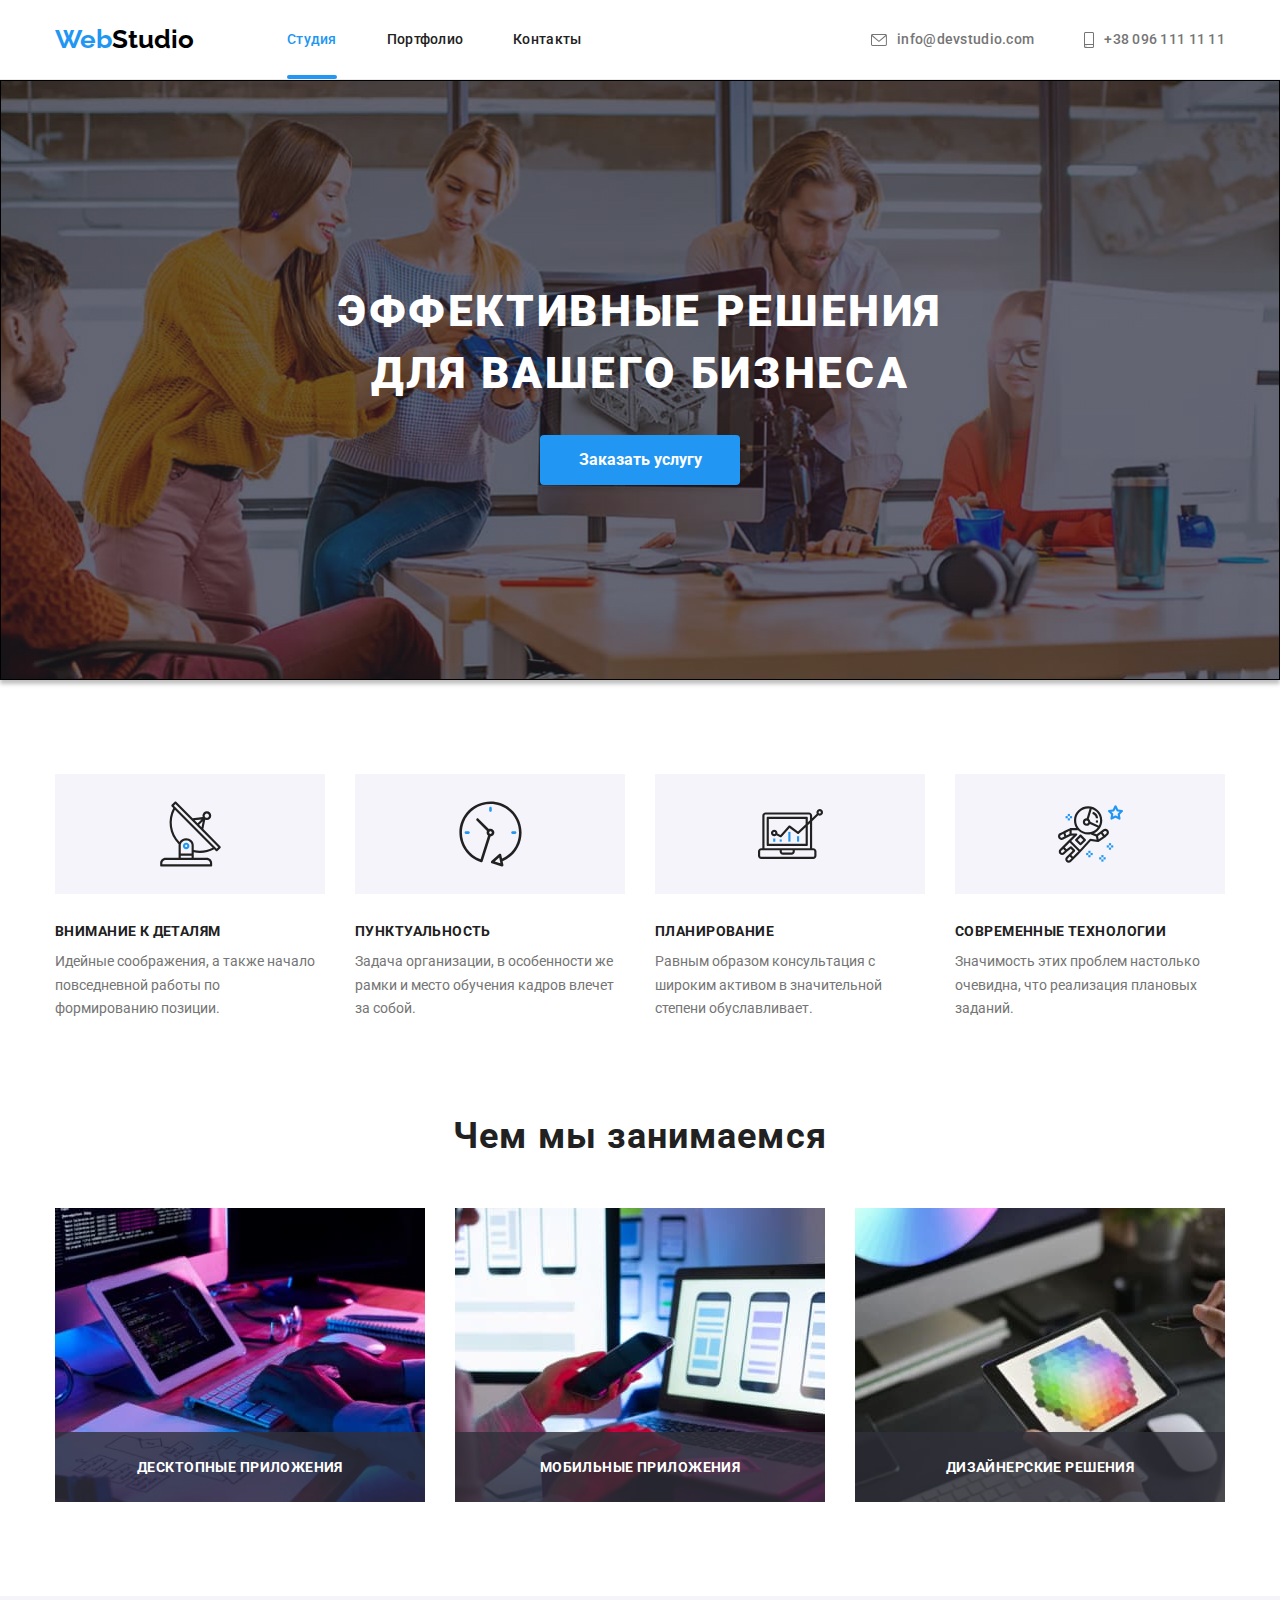
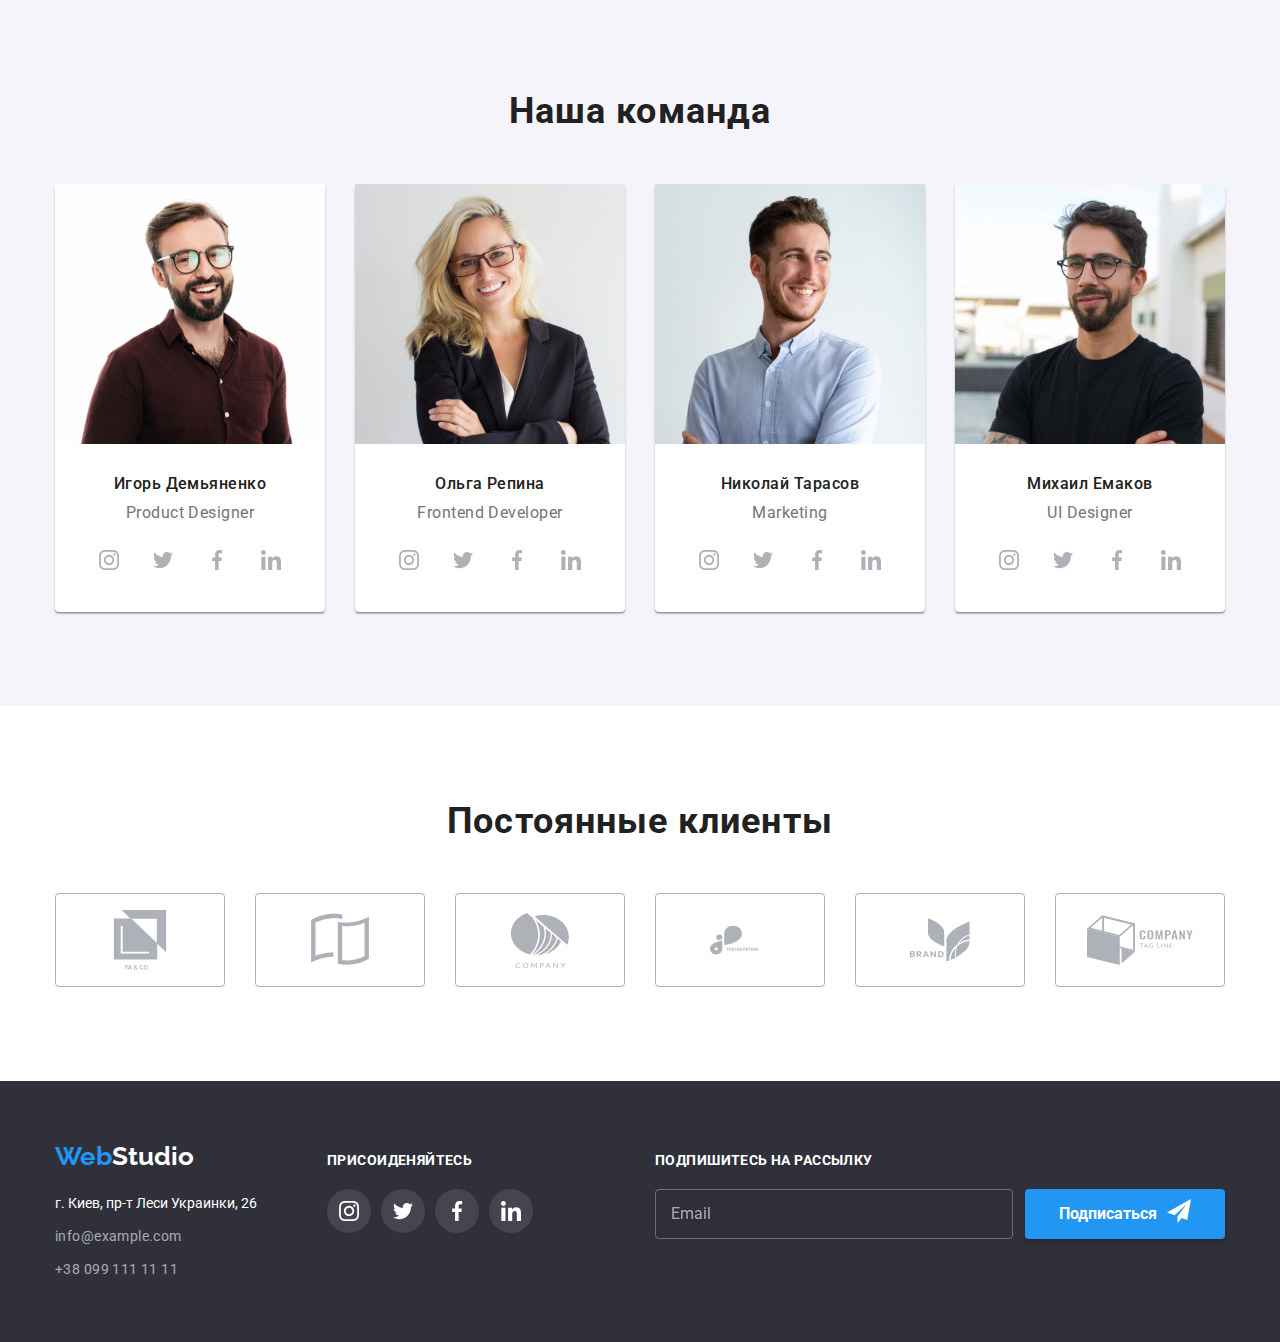
<file: index.html>
<!DOCTYPE html>
<html lang="ru">
  <head>
    <meta charset="UTF-8">
    <meta http-equiv="X-UA-Compatible" content="IE=edge">
    <meta name="viewport" content="width=device-width, initial-scale=1.0">
    <link rel="preconnect" href="https://fonts.gstatic.com">
    <link href="https://fonts.googleapis.com/css2?family=Raleway:wght@700&family=Roboto:wght@400;500;700;900&display=swap"
      rel="stylesheet">
    <link rel="stylesheet" href="https://cdnjs.cloudflare.com/ajax/libs/modern-normalize/1.0.0/modern-normalize.min.css">
    <link rel="stylesheet" href="css/main.min.css">
    <title>Web Studio</title>
  </head>
  <body>
    <header class="header">
      <div class="container header__container">
        <a href="index.html" class="header__logo">Web<span class="header__logo--black">Studio</span></a>
        <nav>
          <ul class="navigation list">
            <li class="navigation__item"><a href="index.html" class="navigation__link navigation__link--active">Студия</a></li>
            <li class="navigation__item"><a href="portfolio.html" class="navigation__link">Портфолио</a></li>
            <li class="navigation__item"><a href="" class="navigation__link">Контакты</a></li>
          </ul>
        </nav>
        <ul class="contacts list">
          <li class="contacts__item"><a class="contacts__link" href="mailto:info@devstudio.com">
            <svg class="contacts__mail-icon">
              <use href="img/icons.svg#icon-mail"></use></svg>info@devstudio.com</a></li>
          <li class="contacts__item"><a class="contacts__link" href="tel:+380961111111">
            <svg class="contacts__phone-icon">
              <use href="img/icons.svg#icon-phone"></use></svg>+38 096 111 11 11</a></li>
        </ul>

              <button data-menu-open type="button" class="mobile-button mobile-button--open">
                <svg width="40px" height="40px">
                  <use class="mobile-button--open" href="img/icons.svg#icon-menu-open"></use>
                </svg>
              </button>
        <div data-menu class="mobile-menu mobile-menu--hidden">
            <ul class="mobile-nav list">
              <li class="mobile-nav__item"><a href="index.html" class="mobile-nav__link mobile-nav__link--active">Студия</a></li>
              <li class="mobile-nav__item"><a href="portfolio.html" class="mobile-nav__link">Портфолио</a></li>
              <li class="mobile-nav__item"><a href="#" class="mobile-nav__link">Контакты</a></li>
            </ul>
            <div class="mobile-thumb">
              <ul class="mobile-contacts list">
                <li class="mobile-contacts__item"><a href="tel:+380961111111" class="mobile-contacts__link">+38 096 111 11 11</a></li>
                <li class="mobile-contacts__item"><a href="mailto:info@devstudio.com" class="mobile-contacts__link mobile-contacts__link--mail">info@devstudio.com</a></li>
              </ul>
              <ul class="mobile-sotial list">
                <li class="mobile-sotial__item"><a href="" class="mobile-sotial__link">Instagram</a></li>
                <li class="mobile-sotial__item"><a href="" class="mobile-sotial__link">Twitter</a></li>
                <li class="mobile-sotial__item"><a href="" class="mobile-sotial__link">Facebook</a></li>
                <li class="mobile-sotial__item"><a href="" class="mobile-sotial__link">LinkedIn</a></li>
              </ul>
            </div>
            
          <button data-menu-close class="mobile-button mobile-button--close" type="button">
            <svg width="40px" height="40px">
              <use href="img/icons.svg#icon-menu-close"></use>
            </svg>
          </button>
        </div>
      </div>
    </header>
    <main>
      <section class="hero">
          <h1 class="hero__header">ЭФФЕКТИВНЫЕ РЕШЕНИЯ <br> ДЛЯ ВАШЕГО БИЗНЕСА</h1>
          <button data-modal-open type="button" class="button">Заказать услугу</button>
      </section>
      <section class="description ">
        <div class="container">
          <ul class="list description__list">
            <li class="description__item">
              <div class="description__thumb">
                <svg class="description__icon">
                  <use href="img/icons.svg#icon-antenna"></use>
                </svg>
              </div>
              <h3 class="description__label">ВНИМАНИЕ К ДЕТАЛЯМ</h3>
              <p class="description__text">Идейные соображения, а также начало повседневной работы по формированию позиции.</p>
            </li>
            <li class="description__item">
              <div class="description__thumb">
                <svg class="description__icon">
                  <use href="img/icons.svg#icon-clock"></use>
                </svg>
              </div>
              <h3 class="description__label">ПУНКТУАЛЬНОСТЬ</h3>
              <p class="description__text">Задача организации, в особенности же рамки и место обучения кадров влечет за собой.</p>
            </li>
            <li class="description__item">
              <div class="description__thumb">
                <svg class="description__icon">
                  <use href="img/icons.svg#icon-diagram"></use>
                </svg>
              </div>
              <h3 class="description__label">ПЛАНИРОВАНИЕ</h3>
              <p class="description__text">Равным образом консультация с широким активом в значительной степени обуславливает.</p>
            </li>
            <li class="description__item">
              <div class="description__thumb">
                <svg class="description__icon">
                  <use href="img/icons.svg#icon-astronaut"></use>
                </svg>
              </div>
              <h3 class="description__label">СОВРЕМЕННЫЕ ТЕХНОЛОГИИ</h3>
              <p class="description__text">Значимость этих проблем настолько очевидна, что реализация плановых заданий.</p>
            </li>
          </ul>
        </div>
      </section>
      <section class="task section">
        <div class="container">
          <h2 class="section__header">Чем мы занимаемся</h2>
          <ul class="list task__list">
            <li class="task__item">
              <div class="task__thumb">
                <img srcset="img/task/task1.jpg 1x, img/task/d.task1-x2.jpg 2x, img/task/d.task1-x3.jpg 3x" 
                src="img/task/task1.jpg" alt="task1" class="task__img">
                <div class="task__overlay">
                  <p class="task__text">десктопные приложения</p>
                </div>
              </div>
            </li>
            <li class="task__item">
              <div class="task__thumb">
                <img 
                srcset="img/task/task2.jpg 1x, img/task/d.task2-x2.jpg 2x, img/task/d.task2-x3.jpg 3x"
                src="img/task/task2.jpg" alt="task2" class="task__img">
                <div class="task__overlay">
                  <p class="task__text">мобильные приложения</p>
                </div>
              </div>
            </li>
            <li class="task__item">
              <div class="task__thumb">
                <img 
                srcset="img/task/task3.jpg 1x, img/task/d.task3-x2.jpg 2x, img/task/d.task3-x3.jpg 3x"
                src="img/task/task3.jpg" alt="task3" class="task__img">
                <div class="task__overlay">
                  <p class="task__text">дизайнерские решения</p>
                </div>
              </div>
            </li>
          </ul>
        </div>
      </section>
      <section class="team section">
        <div class="container">
          <h2 class="section__header">Наша команда</h2>
          <ul class="list team__list">
            <li class="team__item">
              <picture>
                <source 
                  srcset="img/members/member1.jpg 1x, img/mobile/members/m.member1-x2.jpg 2x, img/mobile/members/m.member1-x3.jpg 3x" 
                  media="(max-width: 576px)">
                <source
                  srcset="img/members/member1.jpg 1x, img/members/d.member1-x2.jpg 2x, img/members/d.member1-x3.jpg 3x"
                  media="(min-width: 1200px)">
                <source
                  srcset="img/members/member1.jpg 1x, img/tablet/members/t.member1-x2.jpg 2x, img/tablet/members/t.member1-x3.jpg 3x"
                  media="(min-width: 577px)">
                
                  <img src="img/members/member1.jpg" alt="member1" class="team__img">
              </picture>
              
              <div class="member">
                <h3 class="member__name">Игорь Демьяненко</h3>
                <p class="member__position">Product Designer</p>
                <ul class="sotial list">
                  <li class="sotial__item">
                    <a class="sotial__link" href="#">
                      <svg class="sotial__icon">
                        <use href="img/icons.svg#icon-instagramm"></use>
                      </svg>
                    </a>
                  </li>
                  <li class="sotial__item">
                    <a class="sotial__link" href="#">
                      <svg class="sotial__icon">
                        <use href="img/icons.svg#icon-twitter"></use>
                      </svg>
                    </a>
                  </li>
                  <li class="sotial__item">
                    <a class="sotial__link" href="#">
                      <svg class="sotial__icon">
                        <use href="img/icons.svg#icon-facebook"></use>
                      </svg>
                    </a>
                  </li>
                  <li class="sotial__item">
                    <a class="sotial__link" href="#">
                      <svg class="sotial__icon">
                        <use href="img/icons.svg#icon-linkedin"></use>
                      </svg>
                    </a>
                  </li>
                </ul>
              </div>
            </li>
            <li class="team__item">
              <picture>
                <source
                  srcset="img/members/member2.jpg 1x, img/mobile/members/m.member2-x2.jpg 2x, img/mobile/members/m.member2-x3.jpg 3x"
                  media="(max-width: 576px)">
                <source srcset="img/members/member2.jpg 1x, img/members/d.member2-x2.jpg 2x, img/members/d.member2-x3.jpg 3x"
                  media="(min-width: 1200px)">
                <source
                  srcset="img/members/member2.jpg 1x, img/tablet/members/t.member2-x2.jpg 2x, img/tablet/members/t.member2-x3.jpg 3x"
                  media="(min-width: 577px)">
                <img src="img/members/member2.jpg" alt="member2" class="team__img">
              </picture>
              <div class="member">
                <h3 class="member__name">Ольга Репина</h3>
                <p class="member__position">Frontend Developer</p>
                <ul class="sotial list">
                  <li class="sotial__item">
                    <a class="sotial__link" href="#">
                      <svg class="sotial__icon">
                        <use href="img/icons.svg#icon-instagramm"></use>
                      </svg>
                    </a>
                  </li>
                  <li class="sotial__item">
                    <a class="sotial__link" href="#">
                      <svg class="sotial__icon">
                        <use href="img/icons.svg#icon-twitter"></use>
                      </svg>
                    </a>
                  </li>
                  <li class="sotial__item">
                    <a class="sotial__link" href="#">
                      <svg class="sotial__icon">
                        <use href="img/icons.svg#icon-facebook"></use>
                      </svg>
                    </a>
                  </li>
                  <li class="sotial__item">
                    <a class="sotial__link" href="#">
                      <svg class="sotial__icon">
                        <use href="img/icons.svg#icon-linkedin"></use>
                      </svg>
                    </a>
                  </li>
                </ul>
              </div>
            </li>
            <li class="team__item">
              <picture>
                <source
                  srcset="img/members/member3.jpg 1x, img/mobile/members/m.member3-x2.jpg 2x, img/mobile/members/m.member3-x3.jpg 3x"
                  media="(max-width: 576px)">
                <source srcset="img/members/member3.jpg 1x, img/members/d.member3-x2.jpg 2x, img/members/d.member3-x3.jpg 3x"
                  media="(min-width: 1200px)">
                <source
                  srcset="img/members/member3.jpg 1x, img/tablet/members/t.member3-x2.jpg 2x, img/tablet/members/t.member3-x3.jpg 3x"
                  media="(min-width: 577px)">
              
                <img src="img/members/member3.jpg" alt="member3" class="team__img">
              </picture>
              <div class="member">
                <h3 class="member__name">Николай Тарасов</h3>
                <p class="member__position">Marketing</p>
                <ul class="sotial list">
                  <li class="sotial__item">
                    <a class="sotial__link" href="#">
                      <svg class="sotial__icon">
                        <use href="img/icons.svg#icon-instagramm"></use>
                      </svg>
                    </a>
                  </li>
                  <li class="sotial__item">
                    <a class="sotial__link" href="#">
                      <svg class="sotial__icon">
                        <use href="img/icons.svg#icon-twitter"></use>
                      </svg>
                    </a>
                  </li>
                  <li class="sotial__item">
                    <a class="sotial__link" href="#">
                      <svg class="sotial__icon">
                        <use href="img/icons.svg#icon-facebook"></use>
                      </svg>
                    </a>
                  </li>
                  <li class="sotial__item">
                    <a class="sotial__link" href="#">
                      <svg class="sotial__icon">
                        <use href="img/icons.svg#icon-linkedin"></use>
                      </svg>
                    </a>
                  </li>
                </ul>
              </div>
            </li>
            <li class="team__item">
              <picture>
                <source
                  srcset="img/members/member4.jpg 1x, img/mobile/members/m.member4-x2.jpg 2x, img/mobile/members/m.member4-x3.jpg 3x"
                  media="(max-width: 576px)">
                <source srcset="img/members/member4.jpg 1x, img/members/d.member4-x2.jpg 2x, img/members/d.member4-x3.jpg 3x"
                  media="(min-width: 1200px)">
                <source
                  srcset="img/members/member4.jpg 1x, img/tablet/members/t.member4-x2.jpg 2x, img/tablet/members/t.member4-x3.jpg 3x"
                  media="(min-width: 577px)">
              
                <img src="img/members/member4.jpg" alt="member4" class="team__img">
              </picture>
              <div class="member">
                <h3 class="member__name">Михаил Емаков</h3>
                <p class="member__position">UI Designer</p>
                <ul class="sotial list">
                  <li class="sotial__item">
                    <a class="sotial__link" href="#">
                      <svg class="sotial__icon">
                        <use href="img/icons.svg#icon-instagramm"></use>
                      </svg>
                    </a>
                  </li>
                  <li class="sotial__item">
                    <a class="sotial__link" href="#">
                      <svg class="sotial__icon">
                        <use href="img/icons.svg#icon-twitter"></use>
                      </svg>
                    </a>
                  </li>
                  <li class="sotial__item">
                    <a class="sotial__link" href="#">
                      <svg class="sotial__icon">
                        <use href="img/icons.svg#icon-facebook"></use>
                      </svg>
                    </a>
                  </li>
                  <li class="sotial__item">
                    <a class="sotial__link" href="#">
                      <svg class="sotial__icon">
                        <use href="img/icons.svg#icon-linkedin"></use>
                      </svg>
                    </a>
                  </li>
                </ul>
              </div>
            </li>
          </ul>
        </div>
      </section>
      <section class="client section">
          <div class="container">
            <h2 class="section__header">Постоянные клиенты</h2>
            <ul class="list client_list">
              <li class="client__item">
                <a href="#" class="client__link">
                  <svg class="client__icon">
                    <use href="img/icons.svg#icon-companyone"></use>
                  </svg>
                </a>
              </li>
              <li class="client__item">
                <a href="#" class="client__link">
                  <svg class="client__icon">
                    <use href="img/icons.svg#icon-companytwo"></use>
                  </svg>
                </a>
              </li>
              <li class="client__item">
                <a href="#" class="client__link">
                  <svg class="client__icon">
                    <use href="img/icons.svg#icon-companythree"></use>
                  </svg>
                </a>
              </li>
              <li class="client__item">
                <a href="#" class="client__link">
                  <svg class="client__icon">
                    <use href="img/icons.svg#icon-companyfour"></use>
                  </svg>
                </a>
              </li>
              <li class="client__item">
                <a href="#" class="client__link">
                  <svg class="client__icon">
                    <use href="img/icons.svg#icon-companyfive"></use>
                  </svg>
                </a>
              </li>
              <li class="client__item">
                <a href="#" class="client__link">
                  <svg class="client__icon">
                    <use href="img/icons.svg#icon-companysix"></use>
                  </svg>
                </a>
              </li>
            </ul>

          </div>
      </section>
    </main>
    <footer class="footer">
      <div class="container footer__container">
        <div class="footer__wrapper">
          <div>
            <a href="index.html" class="logo">Web<span class="logo__footer">Studio</span></a>
            <address class="adress">г. Киев, пр-т Леси Украинки, 26</address>
            <ul class="contacts--footer list">
              <li class="contacts__item--footer"><a href="mailto:info@example.com"
                  class="contacts__link--footer">info@example.com</a></li>
              <li class="contacts__item--footer"><a href="tel:+380991111111" class="contacts__link--footer">+38 099 111 11 11</a>
              </li>
            </ul>
          </div>
          <div class="footer-sotial">
            <p class="footer-sotial__text">ПРИСОИДЕНЯЙТЕСЬ</p>
            <ul class="list footer-sotial__list">
              <li class="footer-sotial__item">
                <a class="footer-sotial__link" href="#">
                  <svg class="footer-sotial__icon">
                    <use href="img/icons.svg#icon-instagramm"></use>
                  </svg>
                </a>
              </li>
              <li class="footer-sotial__item">
                <a class="footer-sotial__link" href="#">
                  <svg class="footer-sotial__icon">
                    <use href="img/icons.svg#icon-twitter"></use>
                  </svg>
                </a>
              </li>
              <li class="footer-sotial__item">
                <a class="footer-sotial__link" href="#">
                  <svg class="footer-sotial__icon">
                    <use href="img/icons.svg#icon-facebook"></use>
                  </svg>
                </a>
              </li>
              <li class="footer-sotial__item">
                <a class="footer-sotial__link" href="#">
                  <svg class="footer-sotial__icon">
                    <use href="img/icons.svg#icon-linkedin"></use>
                  </svg>
                </a>
              </li>
            </ul>
          </div>
        </div>
        <div class="footer-form">
            <p class="footer-form__text">Подпишитесь на рассылку</p>
            <div class="footer-form__wrapper">
              <form action="#" class="footer-form__field">
                <input type="email" name="email" placeholder="Email">
              </form>
              <button type="submit" class="footer-form__button">Подписаться
                <svg class="footer-form__icon">
                  <use href="img/icons.svg#icon-footer-form"></use>
                </svg>
              </button>
            </div>
          </div>
      </div>
    </footer>

    <div class="backdrop backdrop--hidden" data-modal>
      <div class="modal">
        <button data-modal-close type="button" class="modal__button">
          <svg class="modal__icon">
            <use href="img/icons.svg#icon-button"></use>
          </svg>
        </button>
        <p class="form-text">Оставьте свои данные, мы вам перезвоним</p>
       <form class="form">
          <div class="form__field">
            <label for="name">Имя</label>
            <div class="form__thumb">
              <input type="text" name="user-name" id="name">
              <svg class="form__icon">
                <use href="img/icons.svg#icon-form-name"></use>
              </svg>
            </div>
          </div>
          <div class="form__field">
            <label for="tel">Телефон</label>
            <div class="form__thumb">
              <input type="tel" name="tel" id="tel">
              <svg class="form__icon">
                <use href="img/icons.svg#icon-form-phone"></use>
              </svg>
            </div>
          </div>
          <div class="form__field">
            <label for="mail">Почта</label>
            <div class="form__thumb">
              <input type="email" name="mail" id="mail">
              <svg class="form__icon">
                <use href="img/icons.svg#icon-form-mail"></use>
              </svg>
            </div>
          </div>
          <div class="form__field">
              <label for="comment">Комментарий</label>
              <textarea 
              name="comment" 
              id="comment" 
              placeholder="Введите текст"></textarea>
          </div>

          <div class="form__policy">
            <label class="form__label">
              <input type="checkbox" name="policy">
              <a href="#"> Условия договора</a> Соглашаюсь с рассылкой и принимаю 
              <svg class="icon-checkbox">
                <use href="img/icons.svg#icon-checkbox"></use>
                <use href="img/icons.svg#icon-checkbox-check"></use>
              </svg>
            </label>
          </div>
       </form>
      <div class="button-thumb">
        <button type="button" class="button">Отправить</button>
      </div>
      </div>
    </div>
    
  <script src="./js/modal.js"></script>
  <script src="./js/mobile-menu.js"></script>
  </body>
</html>
</file>
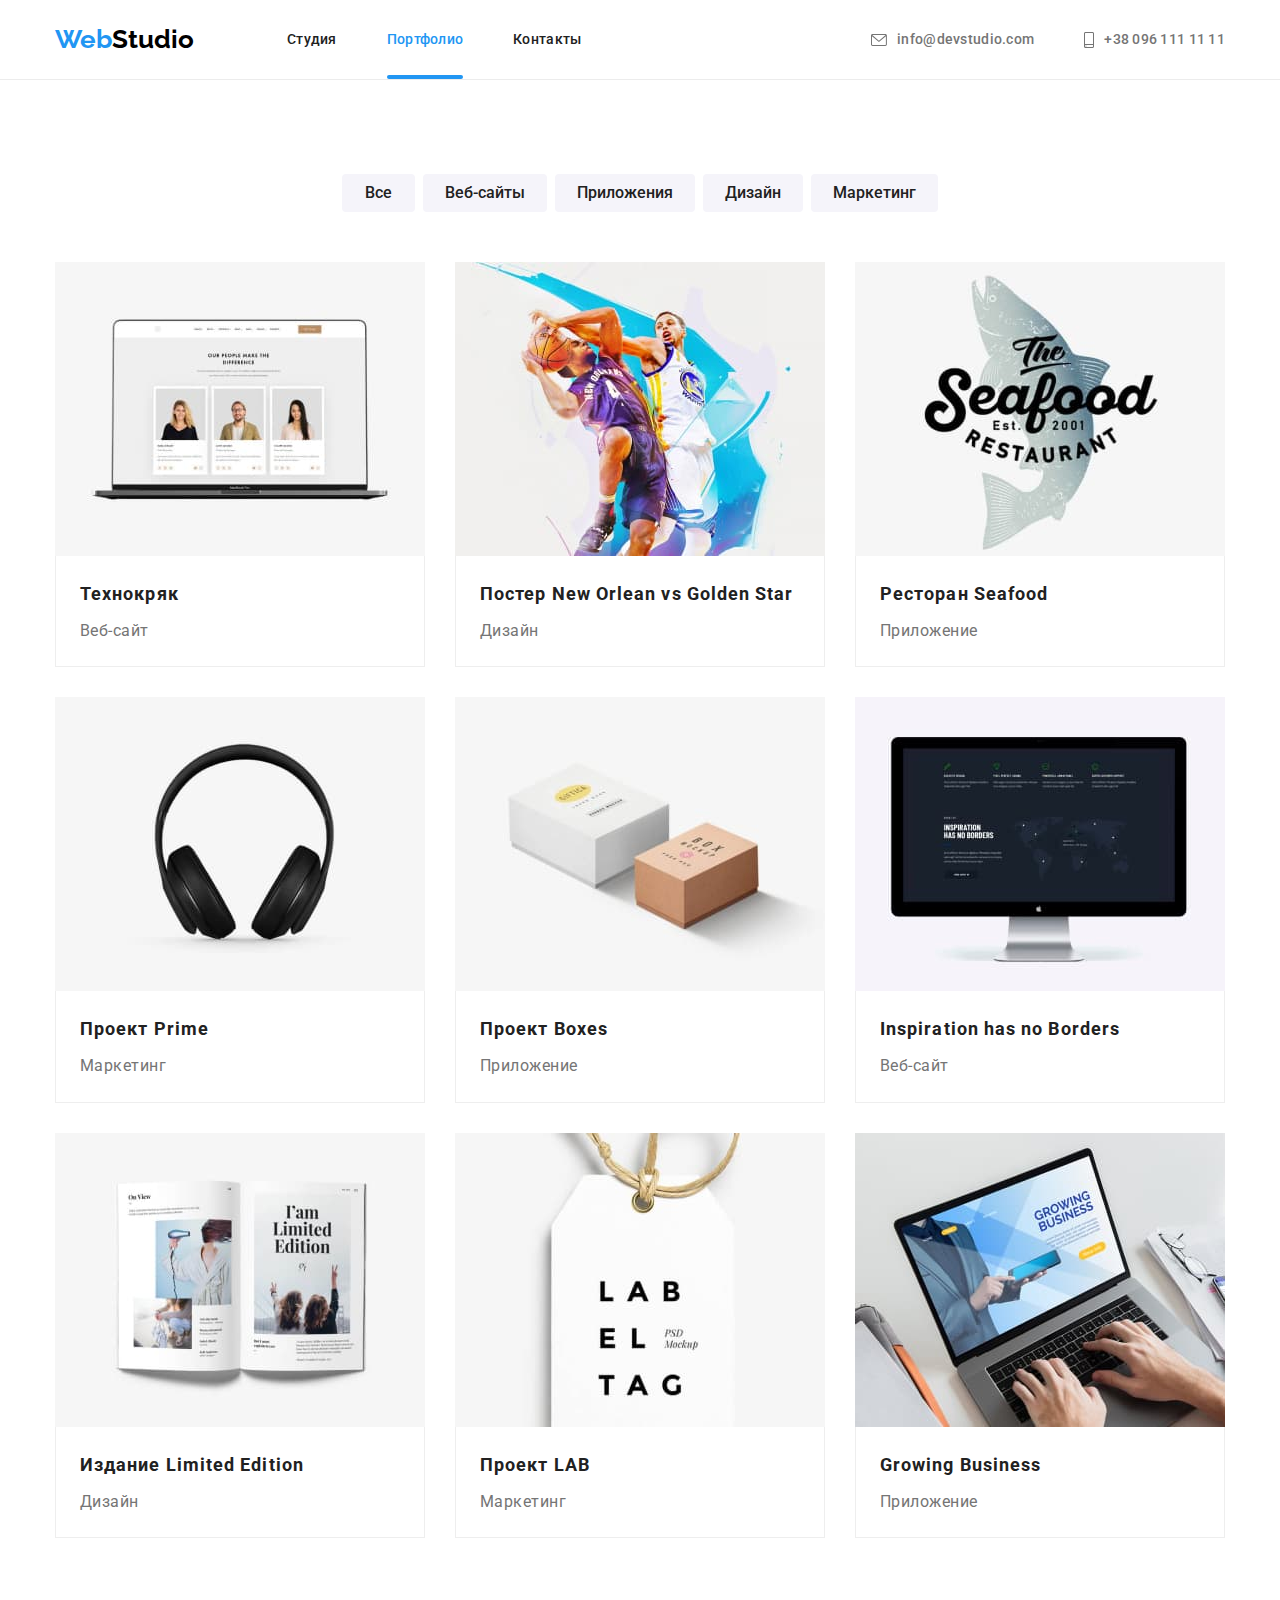
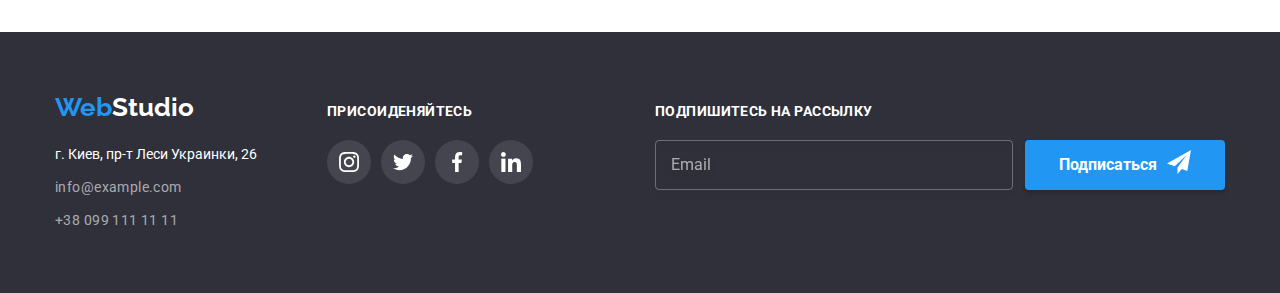
<file: portfolio.html>
<!DOCTYPE html>
<html lang="ru">
  <head>
    <meta charset="UTF-8">
    <meta http-equiv="X-UA-Compatible" content="IE=edge">
    <meta name="viewport" content="width=device-width, initial-scale=1.0">
    <link rel="preconnect" href="https://fonts.gstatic.com">
    <link href="https://fonts.googleapis.com/css2?family=Raleway:wght@700&family=Roboto:wght@400;500;700;900&display=swap"
      rel="stylesheet">
    <link rel="stylesheet" href="https://cdnjs.cloudflare.com/ajax/libs/modern-normalize/1.0.0/modern-normalize.min.css">
    <link rel="stylesheet" href="css/main.min.css">
    <title>Portfolio</title>
  </head>
  <body>
      <header class="header">
        <div class="container header__container">
          <a href="index.html" class="header__logo">Web<span class="header__logo--black">Studio</span></a>
          <nav>
            <ul class="navigation list">
              <li class="navigation__item"><a href="index.html" class="navigation__link">Студия</a>
              </li>
              <li class="navigation__item"><a href="portfolio.html" class="navigation__link navigation__link--active">Портфолио</a></li>
              <li class="navigation__item"><a href="" class="navigation__link">Контакты</a></li>
            </ul>
          </nav>
          <ul class="contacts list">
            <li class="contacts__item"><a class="contacts__link" href="mailto:info@devstudio.com">
                <svg class="contacts__mail-icon">
                  <use href="img/icons.svg#icon-mail"></use>
                </svg>info@devstudio.com</a></li>
            <li class="contacts__item"><a class="contacts__link" href="tel:+380961111111">
                <svg class="contacts__phone-icon">
                  <use href="img/icons.svg#icon-phone"></use>
                </svg>+38 096 111 11 11</a></li>
          </ul>
      
          <button data-menu-open type="button" class="mobile-button mobile-button--open">
            <svg width="40px" height="40px">
              <use class="mobile-button--open" href="img/icons.svg#icon-menu-open"></use>
            </svg>
          </button>
          <div data-menu class="mobile-menu mobile-menu--hidden">
            <ul class="mobile-nav list">
              <li class="mobile-nav__item"><a href="index.html" class="mobile-nav__link">Студия</a>
              </li>
              <li class="mobile-nav__item"><a href="portfolio.html" class="mobile-nav__link mobile-nav__link--active">Портфолио</a></li>
              <li class="mobile-nav__item"><a href="#" class="mobile-nav__link">Контакты</a></li>
            </ul>
            <div class="mobile-thumb">
              <ul class="mobile-contacts list">
                <li class="mobile-contacts__item"><a href="tel:+380961111111" class="mobile-contacts__link">+38 096 111 11
                    11</a></li>
                <li class="mobile-contacts__item"><a href="mailto:info@devstudio.com"
                    class="mobile-contacts__link mobile-contacts__link--mail">info@devstudio.com</a></li>
              </ul>
              <ul class="mobile-sotial list">
                <li class="mobile-sotial__item"><a href="" class="mobile-sotial__link">Instagram</a></li>
                <li class="mobile-sotial__item"><a href="" class="mobile-sotial__link">Twitter</a></li>
                <li class="mobile-sotial__item"><a href="" class="mobile-sotial__link">Facebook</a></li>
                <li class="mobile-sotial__item"><a href="" class="mobile-sotial__link">LinkedIn</a></li>
              </ul>
            </div>
      
            <button data-menu-close class="mobile-button mobile-button--close" type="button">
              <svg width="40px" height="40px">
                <use href="img/icons.svg#icon-menu-close"></use>
              </svg>
            </button>
          </div>
        </div>
      </header>
      <main>
        <section class="section">
          <div class="container">
            <ul class="list filter__list">
              <li class="filter__item"><button type="button" class="filter__btn">Все</button></li>
              <li class="filter__item"><button type="button" class="filter__btn">Веб-сайты</button></li>
              <li class="filter__item"><button type="button" class="filter__btn">Приложения</button></li>
              <li class="filter__item"><button type="button" class="filter__btn">Дизайн</button></li>
              <li class="filter__item"><button type="button" class="filter__btn">Маркетинг</button></li>
            </ul>
           <ul class="grid list">
             <li class="grid__item">
              <a href="#" class="portfolio-card">
                <div class="portfolio-card__thumb">

                  <picture>
                    <source 
                      srcset="./img/portfolio/img1.jpg 1x, ./img/mobile/portfolio/m.portfolio1-x2.jpg 2x, ./img/mobile/portfolio/m.portfolio1-x3.jpg 3x" 
                      media="(max-width:576px">
                    <source
                      srcset="./img/portfolio/img1.jpg 1x, ./img/portfolio/d.portfolio1-x2.jpg 2x, ./img/portfolio/d.portfolio1-x3.jpg 3x"
                      media="(min-width:1200px">
                    <source
                      srcset="./img/portfolio/img1.jpg 1x, ./img/tablet/portfolio/t.portfolio1-x2.jpg 2x, ./img/tablet/portfolio/t.portfolio1-x3.jpg 3x"
                      media="(min-width:577px">
                    <img src="./img/portfolio/img1.jpg" class="portfolio-card__img" alt="img1">
                  </picture>
                  
                  <p class="overlay-text">
                    Технокряк это современная площадка распространения коронавируса. Компании используют эту платформу для цифрового
                    шпионажа и атак на защищённые сервера конкурентов.
                  </p>
                </div>
                <div class="portfolio-card__meta">
                  <h3 class="portfolio-card__name">Технокряк</h3>
                  <p class="portfolio-card__description">Веб-сайт</p>
                </div>
              </a>
            </li>
            <li class="grid__item">
              <a href="#" class="portfolio-card">
                <picture>
                  <source
                    srcset="./img/portfolio/img2.jpg 1x, ./img/mobile/portfolio/m.portfolio2-x2.jpg 2x, ./img/mobile/portfolio/m.portfolio2-x3.jpg 3x"
                    media="(max-width:576px">
                  <source
                    srcset="./img/portfolio/img2.jpg 1x, ./img/portfolio/d.portfolio2-x2.jpg 2x, ./img/portfolio/d.portfolio2-x3.jpg 3x"
                    media="(min-width:1200px">
                  <source
                    srcset="./img/portfolio/img2.jpg 1x, ./img/tablet/portfolio/t.portfolio2-x2.jpg 2x, ./img/tablet/portfolio/t.portfolio2-x3.jpg 3x"
                    media="(min-width:577px">
                  <img src="./img/portfolio/img2.jpg" class="portfolio-card__img" alt="img2">
                </picture>
                <div class="portfolio-card__meta">
                  <h3 class="portfolio-card__name">Постер New Orlean vs Golden Star</h3>
                  <p class="portfolio-card__description">Дизайн</p>
                </div>
              </a>
            </li>
            <li class="grid__item">
              <a href="#" class="portfolio-card">
                <picture>
                  <source
                    srcset="./img/portfolio/img3.jpg 1x, ./img/mobile/portfolio/m.portfolio3-x2.jpg 2x, ./img/mobile/portfolio/m.portfolio3-x3.jpg 3x"
                    media="(max-width:576px">
                  <source
                    srcset="./img/portfolio/img3.jpg 1x, ./img/portfolio/d.portfolio3-x2.jpg 2x, ./img/portfolio/d.portfolio3-x3.jpg 3x"
                    media="(min-width:1200px">
                  <source
                    srcset="./img/portfolio/img3.jpg 1x, ./img/tablet/portfolio/t.portfolio3-x2.jpg 2x, ./img/tablet/portfolio/t.portfolio3-x3.jpg 3x"
                    media="(min-width:577px">
                  <img src="./img/portfolio/img3.jpg" class="portfolio-card__img" alt="img3">
                </picture>
                <div class="portfolio-card__meta">
                  <h3 class="portfolio-card__name">Ресторан Seafood</h3>
                  <p class="portfolio-card__description">Приложение</p>
                </div>
              </a>
            </li>
            <li class="grid__item">
              <a href="#" class="portfolio-card">
                <picture>
                  <source
                    srcset="./img/portfolio/img4.jpg 1x, ./img/mobile/portfolio/m.portfolio4-x2.jpg 2x, ./img/mobile/portfolio/m.portfolio4-x3.jpg 3x"
                    media="(max-width:576px">
                  <source
                    srcset="./img/portfolio/img4.jpg 1x, ./img/portfolio/d.portfolio4-x2.jpg 2x, ./img/portfolio/d.portfolio4-x3.jpg 3x"
                    media="(min-width:1200px">
                  <source
                    srcset="./img/portfolio/img4.jpg 1x, ./img/tablet/portfolio/t.portfolio4-x2.jpg 2x, ./img/tablet/portfolio/t.portfolio4-x3.jpg 3x"
                    media="(min-width:577px">
                  <img src="./img/portfolio/img4.jpg" class="portfolio-card__img" alt="img4">
                </picture>
                <div class="portfolio-card__meta">
                  <h3 class="portfolio-card__name">Проект Prime</h3>
                  <p class="portfolio-card__description">Маркетинг</p>
                </div>
              </a>
            </li>
            <li class="grid__item">
              <a href="#" class="portfolio-card">
                <picture>
                  <source
                    srcset="./img/portfolio/img5.jpg 1x, ./img/mobile/portfolio/m.portfolio5-x2.jpg 2x, ./img/mobile/portfolio/m.portfolio5-x3.jpg 3x"
                    media="(max-width:576px">
                  <source
                    srcset="./img/portfolio/img5.jpg 1x, ./img/portfolio/d.portfolio5-x2.jpg 2x, ./img/portfolio/d.portfolio5-x3.jpg 3x"
                    media="(min-width:1200px">
                  <source
                    srcset="./img/portfolio/img5.jpg 1x, ./img/tablet/portfolio/t.portfolio5-x2.jpg 2x, ./img/tablet/portfolio/t.portfolio5-x3.jpg 3x"
                    media="(min-width:577px">
                  <img src="./img/portfolio/img5.jpg" class="portfolio-card__img" alt="img5">
                </picture>
                <div class="portfolio-card__meta">
                  <h3 class="portfolio-card__name">Проект Boxes</h3>
                  <p class="portfolio-card__description">Приложение</p>
                </div>
              </a>
            </li>
            <li class="grid__item">
              <a href="#" class="portfolio-card">
                <picture>
                  <source
                    srcset="./img/portfolio/img6.jpg 1x, ./img/mobile/portfolio/m.portfolio6-x2.jpg 2x, ./img/mobile/portfolio/m.portfolio6-x3.jpg 3x"
                    media="(max-width:576px">
                  <source
                    srcset="./img/portfolio/img6.jpg 1x, ./img/portfolio/d.portfolio6-x2.jpg 2x, ./img/portfolio/d.portfolio6-x3.jpg 3x"
                    media="(min-width:1200px">
                  <source
                    srcset="./img/portfolio/img6.jpg 1x, ./img/tablet/portfolio/t.portfolio6-x2.jpg 2x, ./img/tablet/portfolio/t.portfolio6-x3.jpg 3x"
                    media="(min-width:577px">
                  <img src="./img/portfolio/img6.jpg" class="portfolio-card__img" alt="img6">
                </picture>
                <div class="portfolio-card__meta">
                  <h3 class="portfolio-card__name">Inspiration has no Borders</h3>
                  <p class="portfolio-card__description">Веб-сайт</p>
                </div>
              </a>
            </li>
            <li class="grid__item">
              <a href="#" class="portfolio-card">
                <picture>
                  <source
                    srcset="./img/portfolio/img7.jpg 1x, ./img/mobile/portfolio/m.portfolio7-x2.jpg 2x, ./img/mobile/portfolio/m.portfolio7-x3.jpg 3x"
                    media="(max-width:576px">
                  <source
                    srcset="./img/portfolio/img7.jpg 1x, ./img/portfolio/d.portfolio7-x2.jpg 2x, ./img/portfolio/d.portfolio7-x3.jpg 3x"
                    media="(min-width:1200px">
                  <source
                    srcset="./img/portfolio/img7.jpg 1x, ./img/tablet/portfolio/t.portfolio7-x2.jpg 2x, ./img/tablet/portfolio/t.portfolio7-x3.jpg 3x"
                    media="(min-width:577px">
                  <img src="./img/portfolio/img7.jpg" class="portfolio-card__img" alt="img7">
                </picture>
                <div class="portfolio-card__meta">
                  <h3 class="portfolio-card__name">Издание Limited Edition</h3>
                  <p class="portfolio-card__description">Дизайн</p>
                </div>
              </a>
            </li>
            <li class="grid__item">
              <a href="#" class="portfolio-card">
                <picture>
                  <source
                    srcset="./img/portfolio/img8.jpg 1x, ./img/mobile/portfolio/m.portfolio8-x2.jpg 2x, ./img/mobile/portfolio/m.portfolio8-x3.jpg 3x"
                    media="(max-width:576px">
                  <source
                    srcset="./img/portfolio/img8.jpg 1x, ./img/portfolio/d.portfolio8-x2.jpg 2x, ./img/portfolio/d.portfolio8-x3.jpg 3x"
                    media="(min-width:1200px">
                  <source
                    srcset="./img/portfolio/img8.jpg 1x, ./img/tablet/portfolio/t.portfolio8-x2.jpg 2x, ./img/tablet/portfolio/t.portfolio8-x3.jpg 3x"
                    media="(min-width:577px">
                  <img src="./img/portfolio/img8.jpg" class="portfolio-card__img" alt="img8">
                </picture>
                <div class="portfolio-card__meta">
                  <h3 class="portfolio-card__name">Проект LAB</h3>
                  <p class="portfolio-card__description">Маркетинг</p>
                </div>
              </a>
             </li>
              <li class="grid__item">
                <a href="#" class="portfolio-card">
                  <picture>
                    <source
                      srcset="./img/portfolio/img9.jpg 1x, ./img/mobile/portfolio/m.portfolio9-x2.jpg 2x, ./img/mobile/portfolio/m.portfolio9-x3.jpg 3x"
                      media="(max-width:576px">
                    <source
                      srcset="./img/portfolio/img9.jpg 1x, ./img/portfolio/d.portfolio9-x2.jpg 2x, ./img/portfolio/d.portfolio9-x3.jpg 3x"
                      media="(min-width:1200px">
                    <source
                      srcset="./img/portfolio/img9.jpg 1x, ./img/tablet/portfolio/t.portfolio9-x2.jpg 2x, ./img/tablet/portfolio/t.portfolio9-x3.jpg 3x"
                      media="(min-width:577px">
                    <img src="./img/portfolio/img9.jpg" class="portfolio-card__img" alt="img9">
                  </picture>
                  <div class="portfolio-card__meta">
                    <h3 class="portfolio-card__name">Growing Business</h3>
                    <p class="portfolio-card__description">Приложение</p>
                  </div>
                </a>
             </li>
            </ul>
          </div>
        </section>
      </main>
    <footer class="footer">
      <div class="container footer__container">
        <div class="footer__wrapper">
          <div>
            <a href="index.html" class="logo">Web<span class="logo__footer">Studio</span></a>
            <address class="adress">г. Киев, пр-т Леси Украинки, 26</address>
            <ul class="contacts--footer list">
              <li class="contacts__item--footer"><a href="mailto:info@example.com"
                  class="contacts__link--footer">info@example.com</a></li>
              <li class="contacts__item--footer"><a href="tel:+380991111111" class="contacts__link--footer">+38 099 111 11
                  11</a>
              </li>
            </ul>
          </div>
          <div class="footer-sotial">
            <p class="footer-sotial__text">ПРИСОИДЕНЯЙТЕСЬ</p>
            <ul class="list footer-sotial__list">
              <li class="footer-sotial__item">
                <a class="footer-sotial__link" href="#">
                  <svg class="footer-sotial__icon">
                    <use href="img/icons.svg#icon-instagramm"></use>
                  </svg>
                </a>
              </li>
              <li class="footer-sotial__item">
                <a class="footer-sotial__link" href="#">
                  <svg class="footer-sotial__icon">
                    <use href="img/icons.svg#icon-twitter"></use>
                  </svg>
                </a>
              </li>
              <li class="footer-sotial__item">
                <a class="footer-sotial__link" href="#">
                  <svg class="footer-sotial__icon">
                    <use href="img/icons.svg#icon-facebook"></use>
                  </svg>
                </a>
              </li>
              <li class="footer-sotial__item">
                <a class="footer-sotial__link" href="#">
                  <svg class="footer-sotial__icon">
                    <use href="img/icons.svg#icon-linkedin"></use>
                  </svg>
                </a>
              </li>
            </ul>
          </div>
        </div>
        <div class="footer-form">
          <p class="footer-form__text">Подпишитесь на рассылку</p>
          <div class="footer-form__wrapper">
            <form action="#" class="footer-form__field">
              <input type="email" name="email" placeholder="Email">
            </form>
            <button type="submit" class="footer-form__button">Подписаться
              <svg class="footer-form__icon">
                <use href="img/icons.svg#icon-footer-form"></use>
              </svg>
            </button>
          </div>
        </div>
      </div>
    </footer>
    <script src="./js/mobile-menu.js"></script>
  </body>
</html>
</file>
<file: css/main.min.css>
body{background-color:#fff;font-family:Roboto, sans-serif;color:#212121;overflow-x:hidden}h1,h2,h3,h4,h5,h6{margin:0px;padding:0px}p{margin:0px;padding:0px}.container{margin-left:auto;margin-right:auto;padding:0px 15px}@media screen and (min-width: 480px){.container{width:480px}}@media screen and (min-width: 768px){.container{width:768px}}@media screen and (min-width: 1200px){.container{width:1200px}}.section{padding-top:60px;padding-bottom:60px}@media screen and (max-width: 419px){.section{padding-top:35px;padding-bottom:35px}}@media screen and (min-width: 1200px){.section{padding-top:94px;padding-bottom:94px}}.section__header{margin-bottom:30px;font-weight:bold;font-size:26px;line-height:1.3;letter-spacing:0.03em;text-align:center}@media screen and (min-width: 480px){.section__header{font-size:28px;line-height:1.2}}@media screen and (min-width: 1200px){.section__header{margin-bottom:50px;font-size:36px;line-height:1.2}}body.modal-open{overflow:hidden}body.menu-open{overflow:hidden}.list,.contacts--footer{text-decoration:none;list-style:none;margin:0px;padding:0px}.mobile-nav__link,.mobile-contacts__link,.mobile-sotial__link,.contacts__link,.contacts__link--footer{display:inline-block;text-decoration:none}.logo,.header__logo{display:inline-block;color:#2196f3;text-decoration:none;font-family:Raleway;font-style:normal;font-weight:bold;font-size:24px;line-height:1.2}@media screen and (min-width: 1200px){.logo,.header__logo{font-size:26px}}.button{display:inline-block;padding:10px 32px;margin-top:30px;min-width:200px;font-family:inherit;font-weight:bold;font-size:16px;line-height:1.9;background-color:#2196f3;color:#fff;-webkit-box-shadow:0px 4px 4px rgba(0,0,0,0.15);box-shadow:0px 4px 4px rgba(0,0,0,0.15);border-radius:4px;border:transparent;cursor:pointer}.header__logo--black{color:#000}.logo__footer{color:#fff}.header{position:relative;border-bottom:1px solid #ececec}.header__container{display:-webkit-box;display:-ms-flexbox;display:flex;-webkit-box-align:center;-ms-flex-align:center;align-items:center;-webkit-box-pack:justify;-ms-flex-pack:justify;justify-content:space-between}@media screen and (min-width: 768px){.header__container{-webkit-box-pack:start;-ms-flex-pack:start;justify-content:flex-start}}.header__logo--black{color:#000}.navigation{display:none}@media screen and (min-width: 768px){.navigation{display:-webkit-box;display:-ms-flexbox;display:flex;margin-left:88px}}@media screen and (min-width: 1200px){.navigation{margin-left:93px}}.navigation__item:not(:last-child){margin-right:50px}.navigation__link{position:relative;display:block;padding-top:32px;padding-bottom:32px;text-decoration:none;color:#212121;font-style:normal;font-weight:500;font-size:14px;line-height:1.1;letter-spacing:0.02em;-webkit-transition:color 250ms cubic-bezier(0.4, 0, 0.2, 1);transition:color 250ms cubic-bezier(0.4, 0, 0.2, 1)}.navigation__link:hover,.navigation__link:focus,.navigation__link--active{color:#2196f3}.navigation__link--active::after{display:block;content:"";width:100%;height:4px;border-radius:2px;background:#2196f3;position:absolute;bottom:0%}.mobile-button{display:inline-block;padding:0;background-color:#fff;margin-left:auto;border:transparent}@media screen and (min-width: 768px){.mobile-button{display:none}}.mobile-button:hover>svg,.mobile-button:active>svg{fill:#2196f3}.mobile-button--close{position:absolute;top:10px;right:15px}.mobile-menu{position:absolute;top:0;left:0;width:100vw;height:100vh;display:-webkit-box;display:-ms-flexbox;display:flex;-webkit-box-orient:vertical;-webkit-box-direction:normal;-ms-flex-direction:column;flex-direction:column;padding:48px 40px;background-color:#fff;z-index:999;-webkit-transition:opacity 250ms cubic-bezier(0.4, 0, 0.2, 1),visibility 250ms cubic-bezier(0.4, 0, 0.2, 1);transition:opacity 250ms cubic-bezier(0.4, 0, 0.2, 1),visibility 250ms cubic-bezier(0.4, 0, 0.2, 1)}.mobile-menu--hidden{opacity:0;visibility:hidden;pointer-events:none}.mobile-nav{margin-bottom:auto}.mobile-nav__item:not(:last-child){margin-bottom:32px}.mobile-nav__link{font-weight:500;font-size:40px;line-height:1.2;letter-spacing:0.02em;color:#212121;-webkit-transition:color 250ms cubic-bezier(0.4, 0, 0.2, 1);transition:color 250ms cubic-bezier(0.4, 0, 0.2, 1)}.mobile-nav__link:hover,.mobile-nav__link:focus{color:#2196f3}.mobile-nav__link--active{color:#2196f3}.mobile-contacts{margin-bottom:64px}.mobile-contacts__item:not(:last-child){margin-bottom:32px}.mobile-contacts__link{font-weight:500;font-size:34px;line-height:1.2;color:#2196f3}@media screen and (max-width: 420px){.mobile-contacts__link{font-size:28px}}.mobile-contacts__link--mail{font-weight:500;font-size:24px;line-height:1.2;letter-spacing:0.02em;color:#757575}@media screen and (max-width: 420px){.mobile-contacts__link--mail{font-size:18px}}.mobile-sotial{display:-webkit-box;display:-ms-flexbox;display:flex;-ms-flex-wrap:wrap;flex-wrap:wrap}.mobile-sotial__item{-ms-flex-preferred-size:50%;flex-basis:50%;padding:10px}@media screen and (min-width: 420px){.mobile-sotial{-ms-flex-wrap:nowrap;flex-wrap:nowrap}.mobile-sotial__item{-ms-flex-preferred-size:auto;flex-basis:auto;padding:0}.mobile-sotial__item:not(:last-child){margin-right:10px;padding-right:10px;border-right:1px solid rgba(33,33,33,0.2)}}.mobile-sotial__link{font-weight:500;font-size:18px;line-height:1.2;letter-spacing:0.02em;color:#2196f3}.contacts{display:none}@media screen and (min-width: 768px){.contacts{display:block;margin-left:84px}}@media screen and (min-width: 1200px){.contacts{display:-webkit-box;display:-ms-flexbox;display:flex;margin-left:auto}}.contacts__item:not(:last-child){margin-bottom:10px}@media screen and (min-width: 1200px){.contacts__item:not(:last-child){margin-bottom:0;margin-right:50px}}.contacts__link{display:-webkit-box;display:-ms-flexbox;display:flex;-webkit-box-align:center;-ms-flex-align:center;align-items:center;color:#757575;font-style:normal;font-weight:500;font-size:12px;line-height:1.2;letter-spacing:0.02em;-webkit-transition:color 250ms cubic-bezier(0.4, 0, 0.2, 1);transition:color 250ms cubic-bezier(0.4, 0, 0.2, 1)}@media screen and (min-width: 1200px){.contacts__link{font-size:14px}}.contacts__link:hover,.contacts__link:focus{color:#2196f3}.contacts__link:hover>svg,.contacts__link:focus>svg{fill:#2196f3}.contacts__mail-icon{fill:#757575;width:14px;height:10px;margin-right:10px;-webkit-transition:fill 250ms cubic-bezier(0.4, 0, 0.2, 1);transition:fill 250ms cubic-bezier(0.4, 0, 0.2, 1)}@media screen and (min-width: 1200px){.contacts__mail-icon{width:16px;height:12px}}.contacts__phone-icon{fill:#757575;width:10px;height:14px;margin-right:10px;-webkit-transition:fill 250ms cubic-bezier(0.4, 0, 0.2, 1);transition:fill 250ms cubic-bezier(0.4, 0, 0.2, 1)}@media screen and (min-width: 1200px){.contacts__phone-icon{height:16px}}.contacts__link--footer{font-weight:normal;font-size:14px;line-height:1.7;letter-spacing:0.03em;color:rgba(255,255,255,0.6)}.contacts__item--footer{margin-top:9px}.hero{height:400px;margin-left:auto;margin-right:auto;padding-top:118px;padding-bottom:118px;text-align:center;background-image:-webkit-gradient(linear, left top, right top, from(rgba(47,48,58,0.4)), to(rgba(47,48,58,0.4))),url("../img/mobile/m.headerbg-x1.jpg");background-image:linear-gradient(to right, rgba(47,48,58,0.4), rgba(47,48,58,0.4)),url("../img/mobile/m.headerbg-x1.jpg");background-repeat:no-repeat;background-size:cover;border:1px solid #000000;-webkit-box-shadow:0px 4px 4px rgba(0,0,0,0.25);box-shadow:0px 4px 4px rgba(0,0,0,0.25)}@media screen and (min-device-pixel-ratio: 2), screen and (-webkit-min-device-pixel-ratio: 2), screen and (min-resolution: 192dpi), screen and (min-resolution: 2dppx){.hero{background-image:-webkit-gradient(linear, left top, right top, from(rgba(47,48,58,0.4)), to(rgba(47,48,58,0.4))),url("../img/mobile/m.headerbg-x2.jpg");background-image:linear-gradient(to right, rgba(47,48,58,0.4), rgba(47,48,58,0.4)),url("../img/mobile/m.headerbg-x2.jpg")}}@media screen and (min-device-pixel-ratio: 3), screen and (-webkit-min-device-pixel-ratio: 3), screen and (min-resolution: 288dpi), screen and (min-resolution: 3dppx){.hero{background-image:-webkit-gradient(linear, left top, right top, from(rgba(47,48,58,0.4)), to(rgba(47,48,58,0.4))),url("../img/mobile/m.headerbg-x3.jpg");background-image:linear-gradient(to right, rgba(47,48,58,0.4), rgba(47,48,58,0.4)),url("../img/mobile/m.headerbg-x3.jpg")}}@media screen and (min-width: 568px){.hero{background-image:-webkit-gradient(linear, left top, right top, from(rgba(47,48,58,0.4)), to(rgba(47,48,58,0.4))),url("../img/tablet/t.headerbg-x1.jpg");background-image:linear-gradient(to right, rgba(47,48,58,0.4), rgba(47,48,58,0.4)),url("../img/tablet/t.headerbg-x1.jpg")}}@media screen and (min-width: 568px) and (min-device-pixel-ratio: 2), screen and (min-width: 568px) and (-webkit-min-device-pixel-ratio: 2), screen and (min-width: 568px) and (min-resolution: 192dpi), screen and (min-width: 568px) and (min-resolution: 2dppx){.hero{background-image:-webkit-gradient(linear, left top, right top, from(rgba(47,48,58,0.4)), to(rgba(47,48,58,0.4))),url("../img/tablet/t.headerbg-x2.jpg");background-image:linear-gradient(to right, rgba(47,48,58,0.4), rgba(47,48,58,0.4)),url("../img/tablet/t.headerbg-x2.jpg")}}@media screen and (min-width: 568px) and (min-device-pixel-ratio: 3), screen and (min-width: 568px) and (-webkit-min-device-pixel-ratio: 3), screen and (min-width: 568px) and (min-resolution: 288dpi), screen and (min-width: 568px) and (min-resolution: 3dppx){.hero{background-image:-webkit-gradient(linear, left top, right top, from(rgba(47,48,58,0.4)), to(rgba(47,48,58,0.4))),url("../img/tablet/t.headerbg-x3.jpg");background-image:linear-gradient(to right, rgba(47,48,58,0.4), rgba(47,48,58,0.4)),url("../img/tablet/t.headerbg-x3.jpg")}}@media screen and (min-width: 1200px){.hero{height:600px;max-width:1600px;padding-top:200px;padding-bottom:200px;background-image:-webkit-gradient(linear, left top, right top, from(rgba(47,48,58,0.4)), to(rgba(47,48,58,0.4))),url("../img/background.jpg");background-image:linear-gradient(to right, rgba(47,48,58,0.4), rgba(47,48,58,0.4)),url("../img/background.jpg");background-repeat:no-repeat;background-position:center;background-size:cover}}@media screen and (min-width: 1200px) and (min-device-pixel-ratio: 2), screen and (min-width: 1200px) and (-webkit-min-device-pixel-ratio: 2), screen and (min-width: 1200px) and (min-resolution: 192dpi), screen and (min-width: 1200px) and (min-resolution: 2dppx){.hero{background-image:-webkit-gradient(linear, left top, right top, from(rgba(47,48,58,0.4)), to(rgba(47,48,58,0.4))),url("../img/d.headerbg-x2.jpg");background-image:linear-gradient(to right, rgba(47,48,58,0.4), rgba(47,48,58,0.4)),url("../img/d.headerbg-x2.jpg")}}@media screen and (min-width: 1200px) and (min-device-pixel-ratio: 3), screen and (min-width: 1200px) and (-webkit-min-device-pixel-ratio: 3), screen and (min-width: 1200px) and (min-resolution: 288dpi), screen and (min-width: 1200px) and (min-resolution: 3dppx){.hero{background-image:-webkit-gradient(linear, left top, right top, from(rgba(47,48,58,0.4)), to(rgba(47,48,58,0.4))),url("../img/d.headerbg-x3.jpg");background-image:linear-gradient(to right, rgba(47,48,58,0.4), rgba(47,48,58,0.4)),url("../img/d.headerbg-x3.jpg")}}.hero__header{font-weight:900;font-size:28px;line-height:1.6;letter-spacing:0.06em;color:#fff;text-transform:uppercase}@media screen and (min-width: 480px){.hero__header{font-size:26px}}@media screen and (min-width: 1200px){.hero__header{font-size:44px;line-height:1.4}}.description{color:#757575;font-size:14px;line-height:1.7;padding-top:60px;padding-bottom:60px}@media screen and (max-width: 419px){.description{padding-top:35px;padding-bottom:35px}}@media screen and (min-width: 1200px){.description{padding-top:94px;padding-bottom:0}}.description__thumb{display:-webkit-box;display:-ms-flexbox;display:flex;-webkit-box-align:center;-ms-flex-align:center;align-items:center;-webkit-box-pack:center;-ms-flex-pack:center;justify-content:center;margin-bottom:30px;width:100%;height:120px;background-color:#f5f4fa}@media screen and (min-width: 768px){.description__list{display:-webkit-box;display:-ms-flexbox;display:flex;-ms-flex-wrap:wrap;flex-wrap:wrap;margin:-15px}}@media screen and (min-width: 1200px){.description__list{-ms-flex-wrap:nowrap;flex-wrap:nowrap;margin:0;-webkit-box-pack:center;-ms-flex-pack:center;justify-content:center}}@media screen and (min-width: 768px){.description__item{margin:15px;-ms-flex-preferred-size:calc((100% - 4 * 15px) / 2);flex-basis:calc((100% - 4 * 15px) / 2)}}@media screen and (min-width: 1200px){.description__item{margin:0;-ms-flex-preferred-size:100%;flex-basis:100%}}@media screen and (max-width: 767px){.description__item:not(:last-child){margin-bottom:30px}}@media screen and (min-width: 1200px){.description__item:not(:last-child){margin-right:30px}}.description__label{margin-bottom:10px;color:#212121;font-weight:bold;font-size:14px;line-height:1.1;letter-spacing:0.03em}.description__icon{max-width:65px;max-height:70px}.task{display:none}@media screen and (min-width: 1200px){.task{display:block}}@media screen and (min-width: 1200px){.task__list{display:-webkit-box;display:-ms-flexbox;display:flex}}@media screen and (min-width: 1200px){.task__item:not(:last-child){margin-right:30px}}.task__thumb{position:relative;overflow:hidden}.task__img{display:block;width:100%;height:auto}.task__text{font-weight:bold;font-size:14px;line-height:1.1;text-align:center;letter-spacing:0.03em;text-transform:uppercase;color:#ffffff}.task__overlay{position:absolute;bottom:0%;width:100%;height:70px;display:-webkit-box;display:-ms-flexbox;display:flex;-webkit-box-pack:center;-ms-flex-pack:center;justify-content:center;-webkit-box-align:center;-ms-flex-align:center;align-items:center;background-color:rgba(47,48,58,0.8)}.sotial{display:-webkit-box;display:-ms-flexbox;display:flex;-webkit-box-pack:center;-ms-flex-pack:center;justify-content:center;margin-top:16px}.sotial__icon{fill:#afb1b8;width:20px;height:20px;-webkit-transition:fill 250ms cubic-bezier(0.4, 0, 0.2, 1);transition:fill 250ms cubic-bezier(0.4, 0, 0.2, 1)}.sotial__link{display:-webkit-box;display:-ms-flexbox;display:flex;-webkit-box-pack:center;-ms-flex-pack:center;justify-content:center;-webkit-box-align:center;-ms-flex-align:center;align-items:center;width:44px;height:44px;border-radius:50%;-webkit-transition:background-color 250ms cubic-bezier(0.4, 0, 0.2, 1);transition:background-color 250ms cubic-bezier(0.4, 0, 0.2, 1)}.sotial__link:hover,.sotial__link:focus{background-color:#2196f3}.sotial__link:hover>.sotial__icon,.sotial__link:focus>.sotial__icon{fill:#fff}.sotial__item:not(:last-child),.footer-sotial__item:not(:last-child){margin-right:10px}.footer-sotial{margin-top:60px}@media screen and (min-width: 768px){.footer-sotial{margin-top:0}}.footer-sotial__text{font-weight:bold;font-size:14px;line-height:1.1;letter-spacing:0.03em;margin-bottom:20px;color:#fff}.footer-sotial__list{display:-webkit-box;display:-ms-flexbox;display:flex;-webkit-box-pack:center;-ms-flex-pack:center;justify-content:center}.footer-sotial__link{display:-webkit-box;display:-ms-flexbox;display:flex;-webkit-box-align:center;-ms-flex-align:center;align-items:center;-webkit-box-pack:center;-ms-flex-pack:center;justify-content:center;width:44px;height:44px;background-color:rgba(255,255,255,0.1);border-radius:50%;-webkit-transition:background-color 250ms cubic-bezier(0.4, 0, 0.2, 1);transition:background-color 250ms cubic-bezier(0.4, 0, 0.2, 1)}.footer-sotial__link:hover,.footer-sotial__link:focus{background-color:#2196f3}.footer-sotial__icon{fill:#fff;width:20px;height:20px}.team{background-color:#f5f4fa}@media screen and (min-width: 768px){.team__list{display:-webkit-box;display:-ms-flexbox;display:flex;-ms-flex-wrap:wrap;flex-wrap:wrap;margin:-15px}}@media screen and (min-width: 1200px){.team__list{margin:0;-ms-flex-wrap:nowrap;flex-wrap:nowrap;-webkit-box-pack:center;-ms-flex-pack:center;justify-content:center}}.team__item{background-color:#fff;-webkit-box-shadow:0px 1px 3px rgba(0,0,0,0.12),0px 1px 1px rgba(0,0,0,0.14),0px 2px 1px rgba(0,0,0,0.2);box-shadow:0px 1px 3px rgba(0,0,0,0.12),0px 1px 1px rgba(0,0,0,0.14),0px 2px 1px rgba(0,0,0,0.2);border-radius:4px}@media screen and (max-width: 767px){.team__item:not(:last-child){margin-bottom:30px}}@media screen and (min-width: 768px){.team__item{margin:15px;-ms-flex-preferred-size:calc((100% - 4 * 15px) / 2);flex-basis:calc((100% - 4 * 15px) / 2)}}@media screen and (min-width: 1200px){.team__item{margin:0;-ms-flex-preferred-size:100%;flex-basis:100%}.team__item:not(:last-child){margin-right:30px}}.team__img{display:block;width:100%;height:auto}.member{padding-top:30px;padding-bottom:24px;text-align:center}@media screen and (min-width: 1200px){.member{padding-bottom:30px}}.member__name{margin-bottom:10px;font-weight:500;font-size:16px;line-height:1.2;letter-spacing:0.03em}.member__position{font-size:16px;line-height:1.2;letter-spacing:0.03em;color:#757575}.client_list{display:-webkit-box;display:-ms-flexbox;display:flex;-ms-flex-wrap:wrap;flex-wrap:wrap;margin:-15px}@media screen and (max-width: 419px){.client_list{display:block;margin:0}}@media screen and (min-width: 1200px){.client_list{-ms-flex-wrap:nowrap;flex-wrap:nowrap;margin:0}}.client__item{-ms-flex-preferred-size:calc((100% - 4 * 15px) / 2);flex-basis:calc((100% - 4 * 15px) / 2);margin:15px}@media screen and (max-width: 419px){.client__item{margin:0}.client__item:not(:last-child){margin-bottom:15px}}@media screen and (min-width: 768px){.client__item{-ms-flex-preferred-size:calc((100% - 6 * 15px) / 3);flex-basis:calc((100% - 6 * 15px) / 3)}}@media screen and (min-width: 1200px){.client__item{-ms-flex-preferred-size:100%;flex-basis:100%;margin:0}.client__item:not(:last-child){margin-right:30px}}.client__link{display:-webkit-box;display:-ms-flexbox;display:flex;-webkit-box-pack:center;-ms-flex-pack:center;justify-content:center;-webkit-box-align:center;-ms-flex-align:center;align-items:center;padding-top:16px;padding-bottom:16px;width:auto;height:auto;fill:#afb1b8;border:1px solid #afb1b8;border-radius:4px;-webkit-transition:fill 250ms cubic-bezier(0.4, 0, 0.2, 1),border-color 250ms cubic-bezier(0.4, 0, 0.2, 1);transition:fill 250ms cubic-bezier(0.4, 0, 0.2, 1),border-color 250ms cubic-bezier(0.4, 0, 0.2, 1)}.client__link:hover,.client__link:focus{fill:#2196f3;border-color:#2196f3}.client__icon{display:inline-block;text-align:center;width:106px;height:60px}.footer{background-color:#2f303a;padding-bottom:60px;padding-top:60px}@media screen and (max-width: 419px){.footer{padding-top:35px;padding-bottom:35px}}.footer__wrapper{margin-bottom:60px}@media screen and (min-width: 768px){.footer__wrapper{display:-webkit-box;display:-ms-flexbox;display:flex;-ms-flex-pack:distribute;justify-content:space-around;-webkit-box-align:baseline;-ms-flex-align:baseline;align-items:baseline}}@media screen and (min-width: 1200px){.footer__wrapper{margin-bottom:0}}@media screen and (max-width: 1199px){.footer__container{text-align:center}}@media screen and (min-width: 1200px){.footer__container{display:-webkit-box;display:-ms-flexbox;display:flex;-webkit-box-align:baseline;-ms-flex-align:baseline;align-items:baseline}}@media screen and (min-width: 1200px){.footer-sotial{margin-left:70px}}.adress{margin-top:20px;color:#fff;font-style:normal;font-size:14px;line-height:1.7}.footer-form__text{margin-bottom:20px;font-weight:bold;font-size:14px;line-height:1.1;letter-spacing:0.03em;text-transform:uppercase;color:#fff}@media screen and (min-width: 1200px){.footer-form{margin-left:auto}}@media screen and (min-width: 1200px){.footer-form__wrapper{display:-webkit-box;display:-ms-flexbox;display:flex}}.footer-form__field{margin-bottom:20px}@media screen and (min-width: 1200px){.footer-form__field{margin-bottom:0;margin-right:12px}}.footer-form__field input{padding:15px;width:100%;color:#fff;border:1px solid rgba(255,255,255,0.3);-webkit-filter:drop-shadow(0px 4px 4px rgba(0,0,0,0.15));filter:drop-shadow(0px 4px 4px rgba(0,0,0,0.15));border-radius:4px;background-color:inherit;-webkit-transition:border 250ms cubic-bezier(0.4, 0, 0.2, 1);transition:border 250ms cubic-bezier(0.4, 0, 0.2, 1)}@media screen and (min-width: 768px){.footer-form__field input{width:450px}}@media screen and (min-width: 1200px){.footer-form__field input{width:358px}}.footer-form__field input:hover,.footer-form__field input:focus{outline:none;border-color:#2196f3}.footer-form__field input::-webkit-input-placeholder{font-size:16px;line-height:1.2;color:rgba(255,255,255,0.6)}.footer-form__field input:-ms-input-placeholder{font-size:16px;line-height:1.2;color:rgba(255,255,255,0.6)}.footer-form__field input::-ms-input-placeholder{font-size:16px;line-height:1.2;color:rgba(255,255,255,0.6)}.footer-form__field input::placeholder{font-size:16px;line-height:1.2;color:rgba(255,255,255,0.6)}.footer-form__button{display:-webkit-box;display:-ms-flexbox;display:flex;-webkit-box-pack:center;-ms-flex-pack:center;justify-content:center;min-width:200px;margin-left:auto;margin-right:auto;padding:10px 29px;font-weight:bold;font-size:16px;line-height:1.9;color:#fff;background-color:#2196f3;-webkit-box-shadow:0px 4px 4px rgba(0,0,0,0.15);box-shadow:0px 4px 4px rgba(0,0,0,0.15);border-radius:4px;border:transparent;cursor:pointer}@media screen and (min-width: 1200px){.footer-form__button{margin:0}}.footer-form__icon{width:24px;height:24px;margin-left:10px}.backdrop{position:fixed;top:0;left:0;padding:94px 15px;width:100%;height:100%;opacity:1;overflow-y:scroll;background-color:rgba(0,0,0,0.2);-webkit-transition:opacity 250ms cubic-bezier(0.4, 0, 0.2, 1),visibility 250ms cubic-bezier(0.4, 0, 0.2, 1);transition:opacity 250ms cubic-bezier(0.4, 0, 0.2, 1),visibility 250ms cubic-bezier(0.4, 0, 0.2, 1)}@media screen and (min-width: 768px){.backdrop{padding:0}}.backdrop--hidden{opacity:0;pointer-events:none;visibility:hidden}.modal{width:100%;padding:40px;background-color:#fff;-webkit-transform:scale(1);transform:scale(1);-webkit-transition:-webkit-transform 250ms cubic-bezier(0.4, 0, 0.2, 1);transition:-webkit-transform 250ms cubic-bezier(0.4, 0, 0.2, 1);transition:transform 250ms cubic-bezier(0.4, 0, 0.2, 1);transition:transform 250ms cubic-bezier(0.4, 0, 0.2, 1), -webkit-transform 250ms cubic-bezier(0.4, 0, 0.2, 1)}@media screen and (max-width: 479px){.modal{padding:40px 20px}}@media screen and (min-width: 768px){.modal{position:absolute;top:50%;left:50%;-webkit-transform:translate(-50%, -50%);transform:translate(-50%, -50%);max-width:450px}}@media screen and (min-width: 1200px){.modal{max-width:528px}}.backdrop--hidden .modal{-webkit-transform:translate(-50%, -50%) scale(1.2);transform:translate(-50%, -50%) scale(1.2)}@media screen and (max-width: 767px){.backdrop--hidden .modal{-webkit-transform:scale(1.2);transform:scale(1.2)}}.modal__icon{width:11px;height:11px;-webkit-transition:fill 250ms cubic-bezier(0.4, 0, 0.2, 1);transition:fill 250ms cubic-bezier(0.4, 0, 0.2, 1)}.modal__button{position:absolute;top:8px;right:8px;width:30px;height:30px;display:-webkit-box;display:-ms-flexbox;display:flex;-webkit-box-pack:center;-ms-flex-pack:center;justify-content:center;-webkit-box-align:center;-ms-flex-align:center;align-items:center;cursor:pointer;border:1px solid rgba(0,0,0,0.1);border-radius:50%;background-color:#fff}.modal__button:hover .modal__icon,.modal__button:focus .modal__icon{fill:#2196f3}.form-text{font-weight:bold;font-size:20px;line-height:1.5;text-align:center;letter-spacing:0.03em}@media screen and (min-width: 1200px){.form-text{line-height:1.2}}.form{margin-top:12px}.form__thumb{position:relative;display:-webkit-box;display:-ms-flexbox;display:flex;-webkit-box-orient:vertical;-webkit-box-direction:normal;-ms-flex-direction:column;flex-direction:column;width:100%;cursor:pointer;-webkit-transition:fill 250ms cubic-bezier(0.4, 0, 0.2, 1);transition:fill 250ms cubic-bezier(0.4, 0, 0.2, 1)}.form__icon{position:absolute;left:15px;top:15px;width:14px;height:14px;fill:#212121;-webkit-transition:fill 250ms cubic-bezier(0.4, 0, 0.2, 1);transition:fill 250ms cubic-bezier(0.4, 0, 0.2, 1)}.form__field{margin-bottom:10px;padding:0;display:-webkit-box;display:-ms-flexbox;display:flex;-webkit-box-orient:vertical;-webkit-box-direction:normal;-ms-flex-direction:column;flex-direction:column}.form__field label{margin-bottom:4px;font-size:12px;line-height:1.2;color:#757575}.form__field input{border:1px solid rgba(33,33,33,0.2);border-radius:4px;padding:12px 42px;max-height:40px;cursor:pointer;-webkit-transition:border 250ms cubic-bezier(0.4, 0, 0.2, 1);transition:border 250ms cubic-bezier(0.4, 0, 0.2, 1)}.form__thumb input:hover,.form__field textarea:hover,.form__thumb input:focus,.form__field textarea:focus{outline:none;border-color:#2196f3}.form__thumb:hover .form__icon,.form__thumb input:focus+.form__icon,.form__field label:hover+.form__thumb .form__icon{fill:#2196f3}.form__field textarea{padding:12px 16px;height:120px;border:1px solid rgba(33,33,33,0.2);border-radius:4px;resize:none;-webkit-transition:border 250ms cubic-bezier(0.4, 0, 0.2, 1);transition:border 250ms cubic-bezier(0.4, 0, 0.2, 1)}.form__field textarea::-webkit-input-placeholder{font-family:Roboto;font-size:12px;line-height:1.2;letter-spacing:0.01em;color:rgba(117,117,117,0.5)}.form__field textarea:-ms-input-placeholder{font-family:Roboto;font-size:12px;line-height:1.2;letter-spacing:0.01em;color:rgba(117,117,117,0.5)}.form__field textarea::-ms-input-placeholder{font-family:Roboto;font-size:12px;line-height:1.2;letter-spacing:0.01em;color:rgba(117,117,117,0.5)}.form__field textarea::placeholder{font-family:Roboto;font-size:12px;line-height:1.2;letter-spacing:0.01em;color:rgba(117,117,117,0.5)}.form__policy{margin-top:20px;text-align:center;font-size:12px;line-height:1.2;letter-spacing:0.03em;color:#757575}@media screen and (min-width: 1200px){.form__policy{font-size:14px;line-height:1.7}}.form__policy a{color:#2196f3}.form__label input[type="checkbox"]{-webkit-appearance:none;-moz-appearance:none;appearance:none;position:absolute}.icon-checkbox{display:inline-block;width:16px;height:15px;margin-right:7px;-webkit-transition:fill 250ms cubic-bezier(0.4, 0, 0.2, 1),background-color 250ms cubic-bezier(0.4, 0, 0.2, 1);transition:fill 250ms cubic-bezier(0.4, 0, 0.2, 1),background-color 250ms cubic-bezier(0.4, 0, 0.2, 1)}.form__label{display:-webkit-box;display:-ms-flexbox;display:flex;-webkit-box-align:center;-ms-flex-align:center;align-items:center;-webkit-box-pack:center;-ms-flex-pack:center;justify-content:center;-webkit-box-orient:horizontal;-webkit-box-direction:reverse;-ms-flex-direction:row-reverse;flex-direction:row-reverse}.form__policy input:checked ~ .icon-checkbox{border-radius:2px;fill:#2196f3;background-color:#2196f3}.form__policy input:focus ~ .icon-checkbox,.form__policy input:active ~ .icon-checkbox{fill:#2196f3}.button-thumb{text-align:center}.filter__list{margin-bottom:40px;display:-webkit-box;display:-ms-flexbox;display:flex;-ms-flex-wrap:wrap;flex-wrap:wrap}@media screen and (max-width: 419px){.filter__list{display:block}}@media screen and (min-width: 768px){.filter__list{-ms-flex-wrap:nowrap;flex-wrap:nowrap;-webkit-box-pack:center;-ms-flex-pack:center;justify-content:center;margin-bottom:30px}}@media screen and (min-width: 1200px){.filter__list{margin-bottom:50px}}@media screen and (max-width: 419px){.filter__item{width:100%}}.filter__item:not(:nth-last-child(-n+2)){margin-bottom:15px}@media screen and (max-width: 419px){.filter__item:not(:nth-last-child(-n+2)){margin-bottom:0}}@media screen and (min-width: 768px){.filter__item:not(:nth-last-child(-n+2)){margin-bottom:0}}.filter__item:not(:last-child){margin-right:8px}@media screen and (max-width: 419px){.filter__item:not(:last-child){margin-right:0;margin-bottom:15px}}.filter__btn{color:#212121;background-color:#f5f4fa;min-width:73px;border:transparent;font-family:inherit;font-style:normal;font-weight:500;font-size:16px;line-height:1.6;border-radius:4px;padding:6px 22px;cursor:pointer;-webkit-transition:background-color 250ms cubic-bezier(0.4, 0, 0.2, 1),color 250ms cubic-bezier(0.4, 0, 0.2, 1),-webkit-box-shadow 250ms cubic-bezier(0.4, 0, 0.2, 1);transition:background-color 250ms cubic-bezier(0.4, 0, 0.2, 1),color 250ms cubic-bezier(0.4, 0, 0.2, 1),-webkit-box-shadow 250ms cubic-bezier(0.4, 0, 0.2, 1);transition:background-color 250ms cubic-bezier(0.4, 0, 0.2, 1),color 250ms cubic-bezier(0.4, 0, 0.2, 1),box-shadow 250ms cubic-bezier(0.4, 0, 0.2, 1);transition:background-color 250ms cubic-bezier(0.4, 0, 0.2, 1),color 250ms cubic-bezier(0.4, 0, 0.2, 1),box-shadow 250ms cubic-bezier(0.4, 0, 0.2, 1),-webkit-box-shadow 250ms cubic-bezier(0.4, 0, 0.2, 1)}@media screen and (max-width: 419px){.filter__btn{width:100%}}.filter__btn:hover,.filter__btn:focus{color:#fff;background-color:#2196f3;-webkit-box-shadow:0px 3px 1px rgba(0,0,0,0.1),0px 1px 2px rgba(0,0,0,0.08),0px 2px 2px rgba(0,0,0,0.12);box-shadow:0px 3px 1px rgba(0,0,0,0.1),0px 1px 2px rgba(0,0,0,0.08),0px 2px 2px rgba(0,0,0,0.12)}.grid{display:block}@media screen and (min-width: 768px){.grid{display:-webkit-box;display:-ms-flexbox;display:flex;-ms-flex-wrap:wrap;flex-wrap:wrap;margin:-15px}}.grid__item{width:100%}@media screen and (max-width: 767px){.grid__item:not(:last-child){margin-bottom:30px}}@media screen and (min-width: 768px){.grid__item{margin:15px;width:calc((100% - 4 * 15px) / 2)}}@media screen and (min-width: 1200px){.grid__item{width:calc((100% - 6 * 15px) / 3)}}.portfolio-card{display:inline-block;width:100%;text-decoration:none;-webkit-transition:-webkit-box-shadow 250ms cubic-bezier(0.4, 0, 0.2, 1);transition:-webkit-box-shadow 250ms cubic-bezier(0.4, 0, 0.2, 1);transition:box-shadow 250ms cubic-bezier(0.4, 0, 0.2, 1);transition:box-shadow 250ms cubic-bezier(0.4, 0, 0.2, 1), -webkit-box-shadow 250ms cubic-bezier(0.4, 0, 0.2, 1)}.portfolio-card:hover,.portfolio-card:focus{-webkit-box-shadow:0px 1px 1px rgba(0,0,0,0.12),0px 4px 4px rgba(0,0,0,0.06),1px 4px 6px rgba(0,0,0,0.16);box-shadow:0px 1px 1px rgba(0,0,0,0.12),0px 4px 4px rgba(0,0,0,0.06),1px 4px 6px rgba(0,0,0,0.16)}.portfolio-card:hover .overlay-text,.portfolio-card:focus .overlay-text{-webkit-transform:translateY(0);transform:translateY(0)}.portfolio-card__thumb{position:relative;overflow:hidden}.overlay-text{position:absolute;padding:40px 18px;top:0;width:100%;height:100%;-webkit-transform:translateY(100%);transform:translateY(100%);-webkit-transition:-webkit-transform 250ms cubic-bezier(0.4, 0, 0.2, 1);transition:-webkit-transform 250ms cubic-bezier(0.4, 0, 0.2, 1);transition:transform 250ms cubic-bezier(0.4, 0, 0.2, 1);transition:transform 250ms cubic-bezier(0.4, 0, 0.2, 1), -webkit-transform 250ms cubic-bezier(0.4, 0, 0.2, 1);background-color:rgba(33,150,243,0.9);font-size:16px;line-height:1.5;letter-spacing:0.03em;color:#ffffff}@media screen and (min-width: 480px){.overlay-text{padding:77px 24px;font-size:18px}}.portfolio-card__meta{border:1px solid #eeeeee;border-top:transparent;padding:20px 24px}.portfolio-card__img{display:block;width:100%;height:auto}.portfolio-card__name{font-weight:bold;font-size:18px;line-height:2;color:#212121;letter-spacing:0.06em}@media screen and (max-width: 400px){.portfolio-card__name{font-size:15px;letter-spacing:0.01em}}@media screen and (min-width: 768px) and (max-width: 1200px){.portfolio-card__name{font-size:17px}}.portfolio-card__description{margin-top:4px;font-size:16px;line-height:1.9;letter-spacing:0.03em;color:#757575}
/*# sourceMappingURL=main.min.css.map */
</file>
